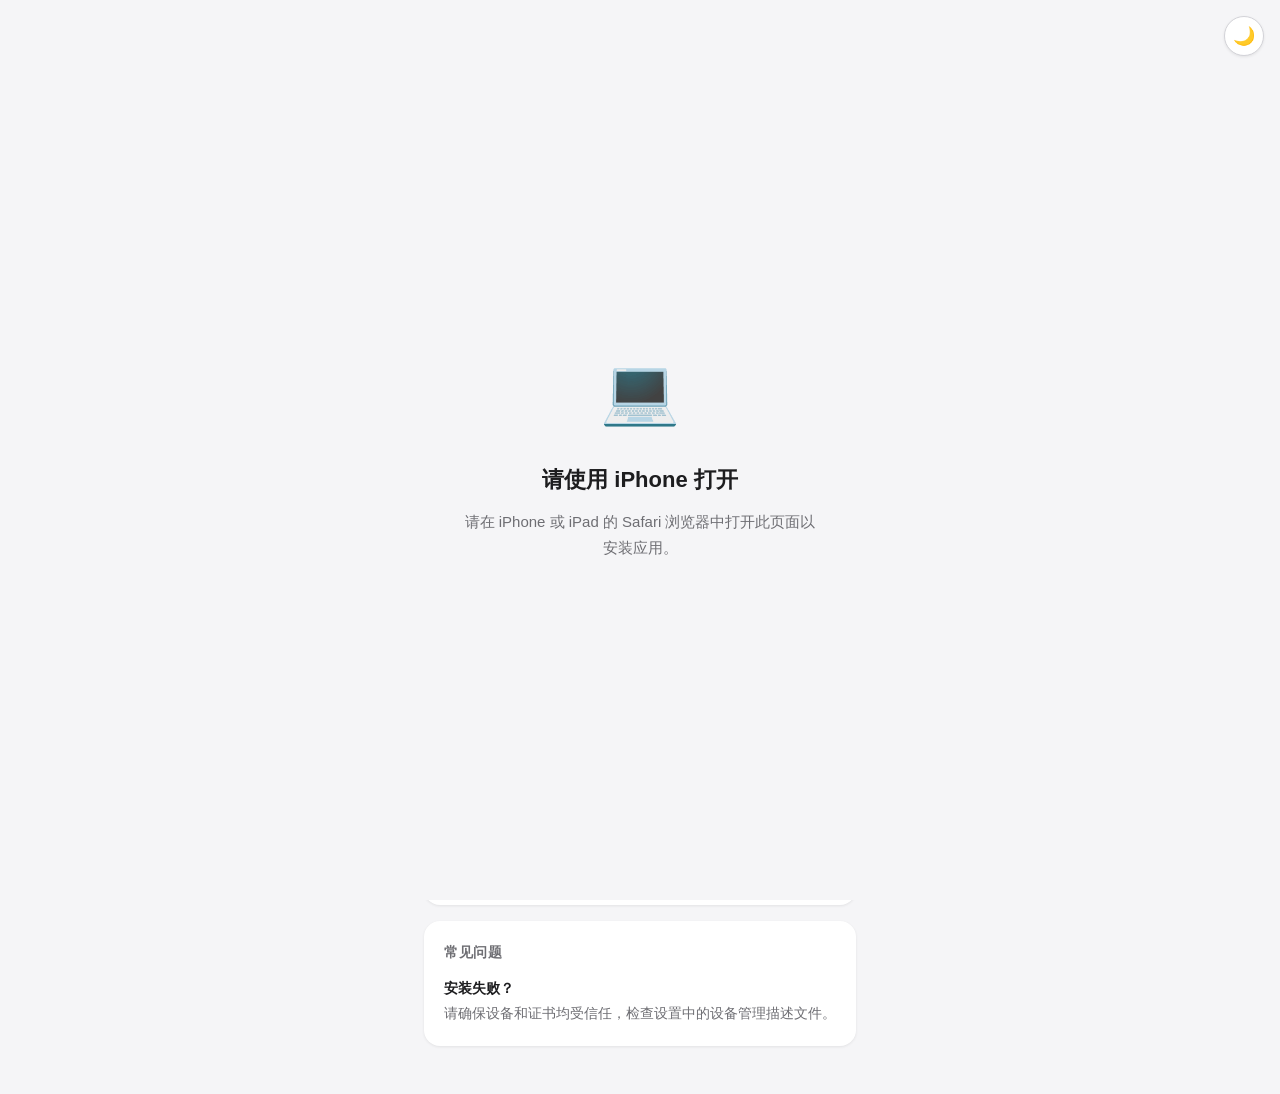
<file: docs/index.html>
<!DOCTYPE html>
<html lang="zh-CN" data-theme="auto">
<head>
  <meta charset="UTF-8">
  <meta name="viewport" content="width=device-width, initial-scale=1.0, viewport-fit=cover">
  <meta name="description" content="智慧强安 - 汇聚全球一线安全热点资讯，深耕安全生产数字化服务领域">
  <meta name="apple-mobile-web-app-capable" content="yes">
  <meta name="apple-mobile-web-app-status-bar-style" content="default">
  <meta http-equiv="X-UA-Compatible" content="ie=edge">

  <title>安装 - iOS OTA</title>

  <link rel="stylesheet" href="css/app.css">
  <link rel="stylesheet" href="css/dark.css">
  <link rel="stylesheet" href="css/animation.css">

  <link rel="icon" href="data:image/svg+xml,<svg xmlns=%22http://www.w3.org/2000/svg%22 viewBox=%220 0 100 100%22><text y=%22.9em%22 font-size=%2290%22>📲</text></svg>">
  <link rel="apple-touch-icon" href="images/app-logo.png">
</head>
<body>
  <button id="themeToggle" class="theme-toggle" aria-label="切换主题">🌓</button>

  <!-- Unsupported Overlay (hidden by default) -->
  <div id="unsupportedOverlay" style="display:none;position:fixed;inset:0;z-index:50;background:var(--color-bg);display:none;flex-direction:column;align-items:center;justify-content:center;padding:32px;">
    <div style="text-align:center;max-width:360px;">
      <div id="overlayIcon" style="font-size:64px;margin-bottom:20px;">📱</div>
      <h2 id="overlayTitle" style="font-size:22px;font-weight:700;margin-bottom:12px;">请使用 Safari 打开</h2>
      <p id="overlayDesc" style="font-size:15px;color:var(--color-text-secondary);line-height:1.7;"></p>
    </div>
  </div>

  <main class="container">
    <!-- Header -->
    <header class="app-header animate-fade-in">
      <div class="app-icon">
        <img src="images/app-logo.png" alt="智慧强安">
      </div>
      <h1 class="app-name" data-app-name>智慧强安</h1>
      <p class="app-version" data-version>v0.0.0</p>
    </header>

    <!-- App Info (Static) -->
    <section class="card animate-fade-in-up delay-1">
      <h2 class="card-title">应用信息</h2>
      <p style="font-size:15px;color:var(--color-text-secondary);line-height:1.7;">汇聚全球一线安全热点资讯，深耕安全生产数字化服务领域</p>
    </section>

    <!-- Install Button -->
    <a id="installBtn" class="btn-install" href="#" disabled style="display:flex;margin:8px auto 16px;">
      <span class="spinner"></span>
      <span class="btn-text">立即安装</span>
    </a>

    <!-- Release Notes -->
    <section class="card animate-fade-in-up delay-4">
      <h2 class="card-title">更新内容</h2>
      <div id="releaseNotes" class="release-notes">
        <div class="skeleton skeleton-line"></div>
        <div class="skeleton skeleton-line"></div>
      </div>
    </section>

    <!-- Instructions -->
    <section class="card animate-fade-in-up delay-5">
      <h2 class="card-title">安装步骤</h2>
      <ol class="instruction-steps">
        <li class="instruction-step">
          点击「立即安装」，弹出提示后点击「<strong>允许</strong>」
        </li>
        <li class="instruction-step">
          安装完成后，前往 <strong>设置 → 通用 → VPN 与设备管理</strong>
        </li>
        <li class="instruction-step">
          找到对应的开发者证书，点击「<strong>信任</strong>」
        </li>
        <li class="instruction-step">
          返回桌面即可打开应用
        </li>
      </ol>
    </section>

    <!-- Troubleshooting -->
    <section class="card animate-fade-in-up delay-6">
      <h2 class="card-title">常见问题</h2>
      <div style="font-size:14px;color:var(--color-text-secondary);line-height:1.8;">
        <p><strong style="color:var(--color-text);">安装失败？</strong></p>
        <p>请确保设备和证书均受信任，检查设置中的设备管理描述文件。</p>
      </div>
    </section>
  </main>

  <script src="js/config.js"></script>
  <script src="js/utils.js"></script>
  <script src="js/browser.js"></script>
  <script src="js/version.js"></script>
  <script src="js/install.js"></script>
</body>
</html>
</file>
<file: docs/css/app.css>
/* ============================================
   iOS OTA Distribution - Main Stylesheet
   ============================================ */

:root {
  --color-primary: #007aff;
  --color-primary-hover: #0066d6;
  --color-primary-light: rgba(0, 122, 255, 0.12);
  --color-success: #34c759;
  --color-warning: #ff9500;
  --color-error: #ff3b30;

  --color-bg: #f5f5f7;
  --color-surface: #ffffff;
  --color-surface-secondary: #f2f2f7;
  --color-text: #1d1d1f;
  --color-text-secondary: #6e6e73;
  --color-text-tertiary: #aeaeb2;
  --color-border: #d2d2d7;
  --color-divider: rgba(60, 60, 67, 0.08);

  --radius-sm: 8px;
  --radius-md: 12px;
  --radius-lg: 16px;
  --radius-xl: 20px;
  --radius-full: 9999px;

  --shadow-sm: 0 1px 3px rgba(0, 0, 0, 0.08);
  --shadow-md: 0 4px 12px rgba(0, 0, 0, 0.1);
  --shadow-lg: 0 8px 30px rgba(0, 0, 0, 0.12);

  --font-sans: -apple-system, BlinkMacSystemFont, "SF Pro Display", "SF Pro Text", "Helvetica Neue", Arial, sans-serif;
  --font-mono: "SF Mono", "Menlo", "Monaco", "Consolas", monospace;

  --max-width: 480px;

  --transition-fast: 0.2s ease;
  --transition-normal: 0.35s ease;
}

*,
*::before,
*::after {
  margin: 0;
  padding: 0;
  box-sizing: border-box;
}

html {
  font-size: 16px;
  -webkit-text-size-adjust: 100%;
  -webkit-font-smoothing: antialiased;
  -moz-osx-font-smoothing: grayscale;
}

body {
  font-family: var(--font-sans);
  background-color: var(--color-bg);
  color: var(--color-text);
  line-height: 1.6;
  min-height: 100vh;
  display: flex;
  flex-direction: column;
  align-items: center;
  transition: background-color var(--transition-normal), color var(--transition-normal);
}

.container {
  width: 100%;
  max-width: var(--max-width);
  padding: 24px 20px;
  margin: 0 auto;
}

/* ========== Header ========== */

.app-header {
  text-align: center;
  padding: 40px 0 24px;
}

.app-icon {
  width: 96px;
  height: 96px;
  border-radius: var(--radius-xl);
  background: var(--color-surface);
  box-shadow: var(--shadow-md);
  margin: 0 auto 16px;
  display: flex;
  align-items: center;
  justify-content: center;
  overflow: hidden;
  transition: background-color var(--transition-normal);
}

.app-icon img {
  width: 100%;
  height: 100%;
  object-fit: cover;
}

.app-icon-placeholder {
  width: 100%;
  height: 100%;
  display: flex;
  align-items: center;
  justify-content: center;
  background: linear-gradient(135deg, #007aff, #5856d6);
  color: #fff;
  font-size: 36px;
  font-weight: 700;
}

.app-name {
  font-size: 24px;
  font-weight: 700;
  letter-spacing: -0.02em;
  margin-bottom: 4px;
}

.app-version {
  font-size: 16px;
  color: var(--color-text-secondary);
  font-weight: 400;
}


/* ========== Card ========== */

.card {
  background: var(--color-surface);
  border-radius: var(--radius-lg);
  box-shadow: var(--shadow-sm);
  padding: 20px;
  margin-bottom: 16px;
  transition: background-color var(--transition-normal), box-shadow var(--transition-normal);
}

.card-title {
  font-size: 14px;
  font-weight: 600;
  color: var(--color-text-secondary);
  text-transform: uppercase;
  letter-spacing: 0.05em;
  margin-bottom: 12px;
}

/* ========== Info List ========== */

.info-list {
  list-style: none;
}

.info-item {
  display: flex;
  justify-content: space-between;
  align-items: center;
  padding: 10px 0;
  border-bottom: 1px solid var(--color-divider);
}

.info-item:last-child {
  border-bottom: none;
}

.info-label {
  font-size: 15px;
  color: var(--color-text-secondary);
}

.info-value {
  font-size: 15px;
  font-weight: 500;
  color: var(--color-text);
  text-align: right;
}

/* ========== Release Notes ========== */

.release-notes {
  line-height: 1.8;
}

.release-notes ul {
  list-style: none;
  padding: 0;
}

.release-notes li {
  position: relative;
  padding: 6px 0 6px 24px;
  font-size: 15px;
  color: var(--color-text);
}

.release-notes li::before {
  content: "✓";
  position: absolute;
  left: 0;
  color: var(--color-success);
  font-weight: 600;
}

.release-notes p {
  font-size: 15px;
  color: var(--color-text-secondary);
  margin-bottom: 4px;
}

/* ========== Install Button ========== */

.install-section {
  text-align: center;
  padding: 12px 0;
}

.btn-install {
  display: inline-flex;
  align-items: center;
  justify-content: center;
  gap: 8px;
  width: 100%;
  max-width: 280px;
  padding: 16px 32px;
  background: var(--color-primary);
  color: #fff;
  font-size: 17px;
  font-weight: 600;
  font-family: inherit;
  border: none;
  border-radius: var(--radius-full);
  cursor: pointer;
  transition: background var(--transition-fast), transform var(--transition-fast), opacity var(--transition-fast);
  -webkit-tap-highlight-color: transparent;
  user-select: none;
  text-decoration: none;
}

.btn-install:hover {
  background: var(--color-primary-hover);
}

.btn-install:active {
  transform: scale(0.97);
}

.btn-install:disabled,
.btn-install[disabled] {
  opacity: 0.5;
  cursor: not-allowed;
  transform: none;
  pointer-events: none;
}

.btn-install .spinner {
  display: none;
  width: 20px;
  height: 20px;
  border: 2.5px solid rgba(255, 255, 255, 0.3);
  border-top-color: #fff;
  border-radius: 50%;
  animation: spin 0.7s linear infinite;
}

.btn-install.loading .spinner {
  display: inline-block;
}

.btn-install.loading .btn-text {
  opacity: 0.8;
}

/* ========== Steps / Instructions ========== */

.instruction-steps {
  counter-reset: step;
  list-style: none;
  padding: 0;
}

.instruction-step {
  position: relative;
  padding: 8px 0 8px 36px;
  font-size: 15px;
  color: var(--color-text-secondary);
  line-height: 1.6;
}

.instruction-step::before {
  counter-increment: step;
  content: counter(step);
  position: absolute;
  left: 0;
  top: 8px;
  width: 24px;
  height: 24px;
  background: var(--color-primary-light);
  color: var(--color-primary);
  font-size: 13px;
  font-weight: 600;
  border-radius: 50%;
  display: flex;
  align-items: center;
  justify-content: center;
}

strong {
  font-weight: 600;
  color: var(--color-text);
}

/* ========== Theme Toggle ========== */

.theme-toggle {
  position: fixed;
  top: 16px;
  right: 16px;
  z-index: 100;
  width: 40px;
  height: 40px;
  border-radius: 50%;
  background: var(--color-surface);
  border: 1px solid var(--color-border);
  box-shadow: var(--shadow-sm);
  cursor: pointer;
  display: flex;
  align-items: center;
  justify-content: center;
  font-size: 18px;
  transition: background var(--transition-fast), border-color var(--transition-fast);
  -webkit-tap-highlight-color: transparent;
}

.theme-toggle:hover {
  background: var(--color-surface-secondary);
}

.theme-toggle:active {
  transform: scale(0.92);
}

/* ========== Footer ========== */

.app-footer {
  text-align: center;
  padding: 24px 0 40px;
}

.app-footer a {
  color: var(--color-text-tertiary);
  text-decoration: none;
  font-size: 13px;
  transition: color var(--transition-fast);
}

.app-footer a:hover {
  color: var(--color-primary);
}

/* ========== Loading / Error States ========== */

.skeleton {
  background: linear-gradient(90deg, var(--color-surface-secondary) 25%, var(--color-border) 50%, var(--color-surface-secondary) 75%);
  background-size: 200% 100%;
  animation: shimmer 1.5s ease-in-out infinite;
  border-radius: var(--radius-sm);
}

.skeleton-line {
  height: 16px;
  margin-bottom: 8px;
  width: 100%;
}

.skeleton-line:last-child {
  width: 60%;
}

.error-state {
  text-align: center;
  padding: 20px;
}

.error-state .error-icon {
  font-size: 32px;
  margin-bottom: 8px;
}

.error-state p {
  font-size: 14px;
  color: var(--color-text-secondary);
}

/* ========== Toast ========== */

.toast {
  position: fixed;
  bottom: 32px;
  left: 50%;
  transform: translateX(-50%) translateY(80px);
  background: var(--color-text);
  color: var(--color-bg);
  padding: 12px 24px;
  border-radius: var(--radius-full);
  font-size: 14px;
  font-weight: 500;
  z-index: 200;
  opacity: 0;
  transition: transform var(--transition-normal), opacity var(--transition-normal);
  pointer-events: none;
  white-space: nowrap;
}

.toast.visible {
  opacity: 1;
  transform: translateX(-50%) translateY(0);
}

/* ========== Responsive ========== */

@media (max-width: 480px) {
  .container {
    padding: 16px 16px;
  }

  .app-header {
    padding: 24px 0 20px;
  }

  .app-icon {
    width: 80px;
    height: 80px;
  }

  .app-name {
    font-size: 22px;
  }

  .card {
    padding: 16px;
  }

  .btn-install {
    max-width: 100%;
  }
}

@media (min-width: 768px) {
  .container {
    padding: 32px 24px;
  }
}
</file>
<file: docs/css/dark.css>
/* ============================================
   iOS OTA Distribution - Dark Mode
   ============================================ */

[data-theme="dark"] {
  --color-bg: #000000;
  --color-surface: #1c1c1e;
  --color-surface-secondary: #2c2c2e;
  --color-text: #f5f5f7;
  --color-text-secondary: #98989d;
  --color-text-tertiary: #636366;
  --color-border: #38383a;
  --color-divider: rgba(255, 255, 255, 0.08);

  --color-primary-light: rgba(10, 132, 255, 0.2);

  --shadow-sm: 0 1px 3px rgba(0, 0, 0, 0.3);
  --shadow-md: 0 4px 12px rgba(0, 0, 0, 0.4);
  --shadow-lg: 0 8px 30px rgba(0, 0, 0, 0.5);
}

[data-theme="dark"] .skeleton {
  background: linear-gradient(90deg, var(--color-surface-secondary) 25%, var(--color-border) 50%, var(--color-surface-secondary) 75%);
}

[data-theme="dark"] .toast {
  background: var(--color-surface);
  color: var(--color-text);
  border: 1px solid var(--color-border);
}

/* System preference fallback */
@media (prefers-color-scheme: dark) {
  [data-theme="auto"] {
    --color-bg: #000000;
    --color-surface: #1c1c1e;
    --color-surface-secondary: #2c2c2e;
    --color-text: #f5f5f7;
    --color-text-secondary: #98989d;
    --color-text-tertiary: #636366;
    --color-border: #38383a;
    --color-divider: rgba(255, 255, 255, 0.08);

    --color-primary-light: rgba(10, 132, 255, 0.2);

    --shadow-sm: 0 1px 3px rgba(0, 0, 0, 0.3);
    --shadow-md: 0 4px 12px rgba(0, 0, 0, 0.4);
    --shadow-lg: 0 8px 30px rgba(0, 0, 0, 0.5);
  }

  [data-theme="auto"] .skeleton {
    background: linear-gradient(90deg, var(--color-surface-secondary) 25%, var(--color-border) 50%, var(--color-surface-secondary) 75%);
  }

  [data-theme="auto"] .toast {
    background: var(--color-surface);
    color: var(--color-text);
    border: 1px solid var(--color-border);
  }
}
</file>
<file: docs/css/animation.css>
/* ============================================
   iOS OTA Distribution - Animations
   ============================================ */

@keyframes fadeIn {
  from {
    opacity: 0;
    transform: translateY(12px);
  }
  to {
    opacity: 1;
    transform: translateY(0);
  }
}

@keyframes fadeInUp {
  from {
    opacity: 0;
    transform: translateY(24px);
  }
  to {
    opacity: 1;
    transform: translateY(0);
  }
}

@keyframes fadeInScale {
  from {
    opacity: 0;
    transform: scale(0.9);
  }
  to {
    opacity: 1;
    transform: scale(1);
  }
}

@keyframes slideUp {
  from {
    opacity: 0;
    transform: translateY(40px);
  }
  to {
    opacity: 1;
    transform: translateY(0);
  }
}

@keyframes pulse {
  0%, 100% {
    transform: scale(1);
  }
  50% {
    transform: scale(1.05);
  }
}

@keyframes shimmer {
  0% {
    background-position: -200% 0;
  }
  100% {
    background-position: 200% 0;
  }
}

@keyframes spin {
  to {
    transform: rotate(360deg);
  }
}

@keyframes checkmark {
  0% {
    transform: scale(0);
    opacity: 0;
  }
  50% {
    transform: scale(1.2);
  }
  100% {
    transform: scale(1);
    opacity: 1;
  }
}

@keyframes float {
  0%, 100% {
    transform: translateY(0);
  }
  50% {
    transform: translateY(-6px);
  }
}

/* ========== Animation Classes ========== */

.animate-fade-in {
  animation: fadeIn 0.6s ease forwards;
}

.animate-fade-in-up {
  animation: fadeInUp 0.6s ease forwards;
}

.animate-fade-in-scale {
  animation: fadeInScale 0.5s ease forwards;
}

.animate-slide-up {
  animation: slideUp 0.5s ease forwards;
}

.animate-pulse {
  animation: pulse 2s ease-in-out infinite;
}

.animate-float {
  animation: float 3s ease-in-out infinite;
}

/* Staggered delays */
.delay-1 { animation-delay: 0.1s; }
.delay-2 { animation-delay: 0.2s; }
.delay-3 { animation-delay: 0.3s; }
.delay-4 { animation-delay: 0.4s; }
.delay-5 { animation-delay: 0.5s; }
.delay-6 { animation-delay: 0.6s; }

/* Elements start invisible, become visible when animated */
[class*="animate-"] {
  opacity: 0;
}
</file>
